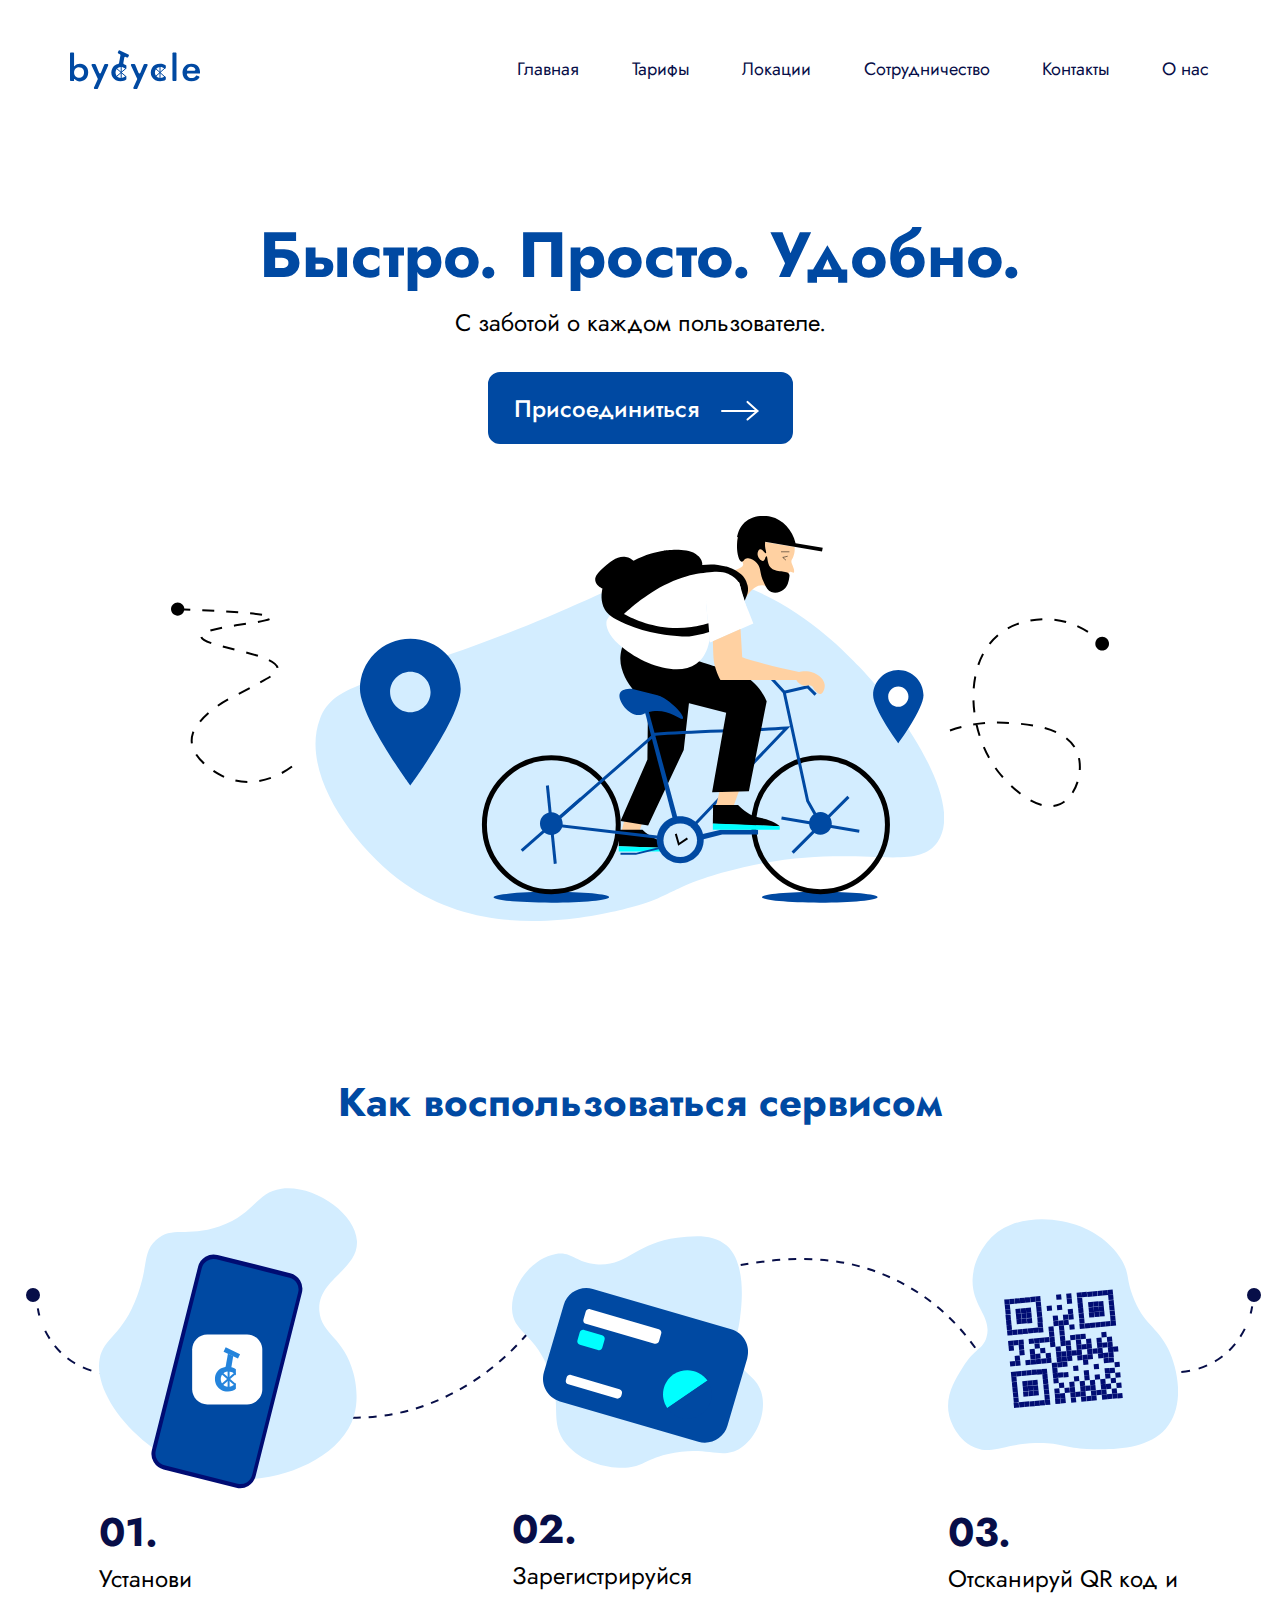
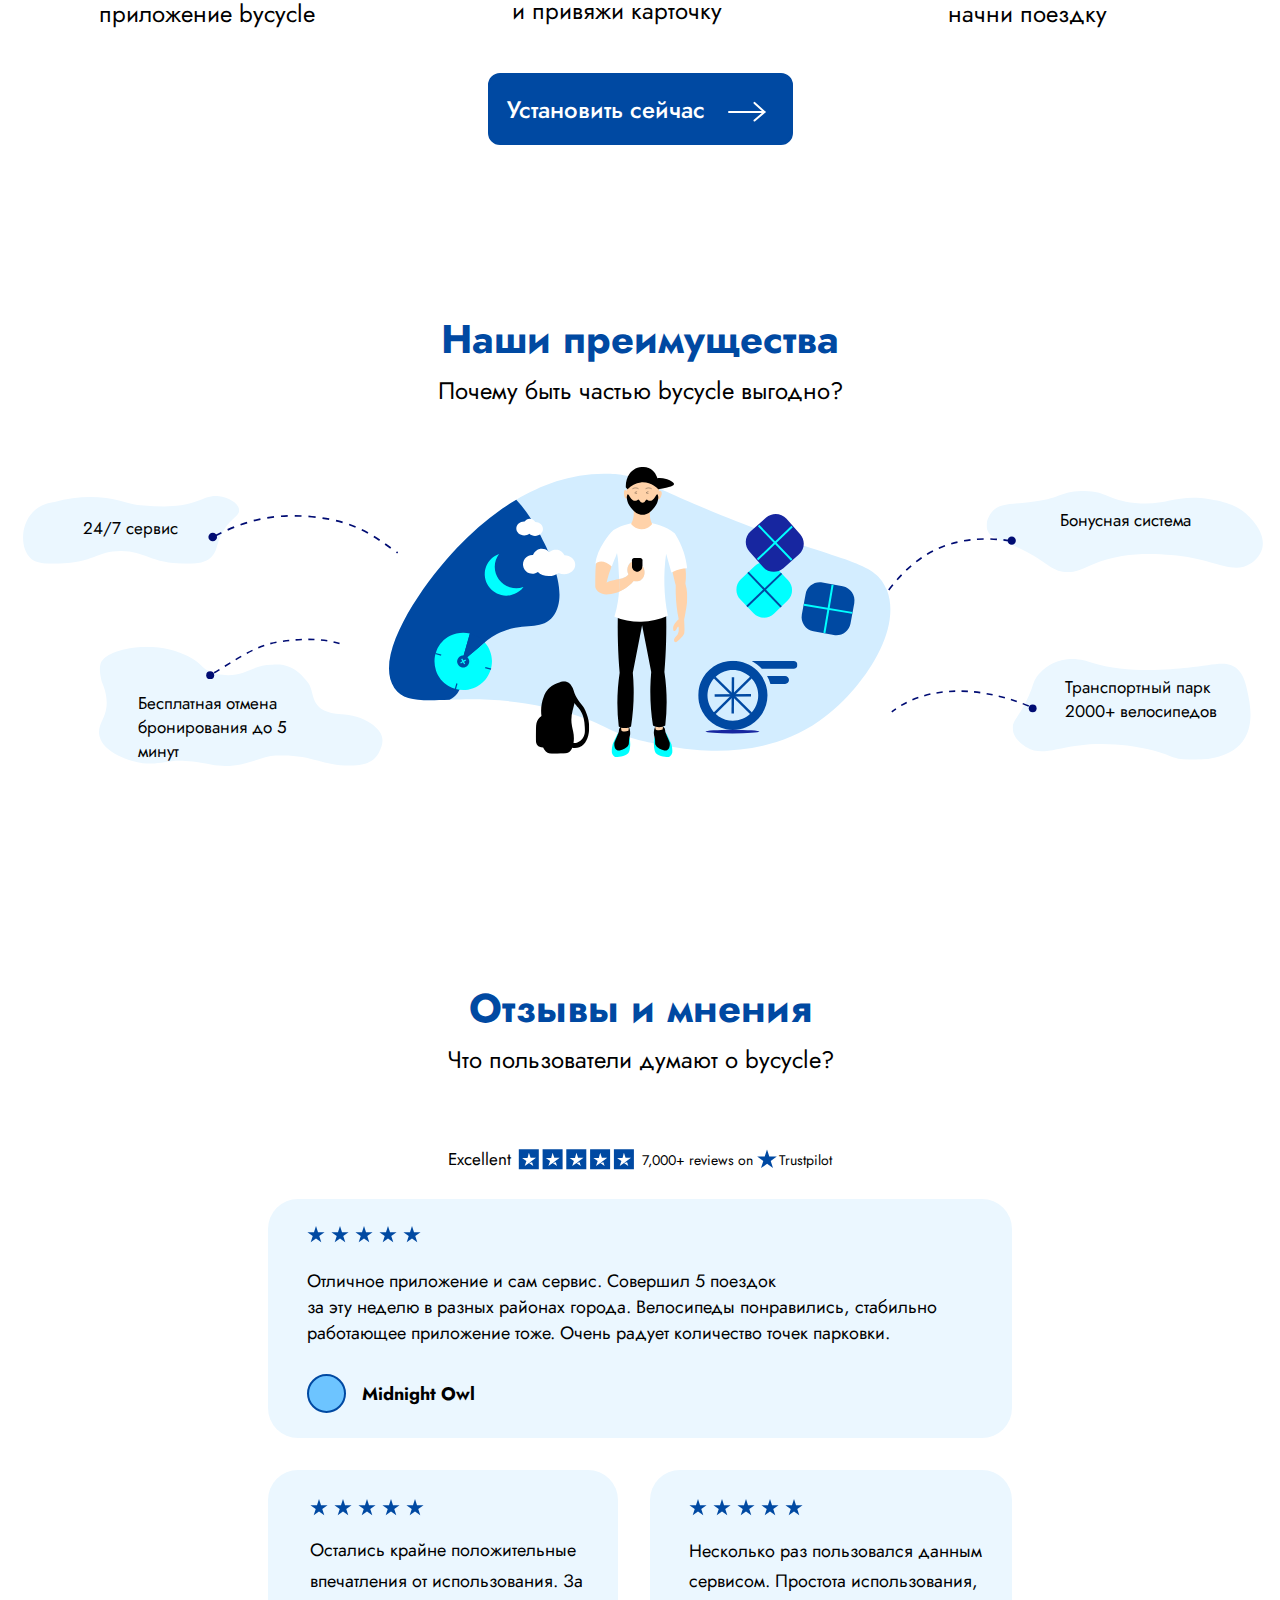
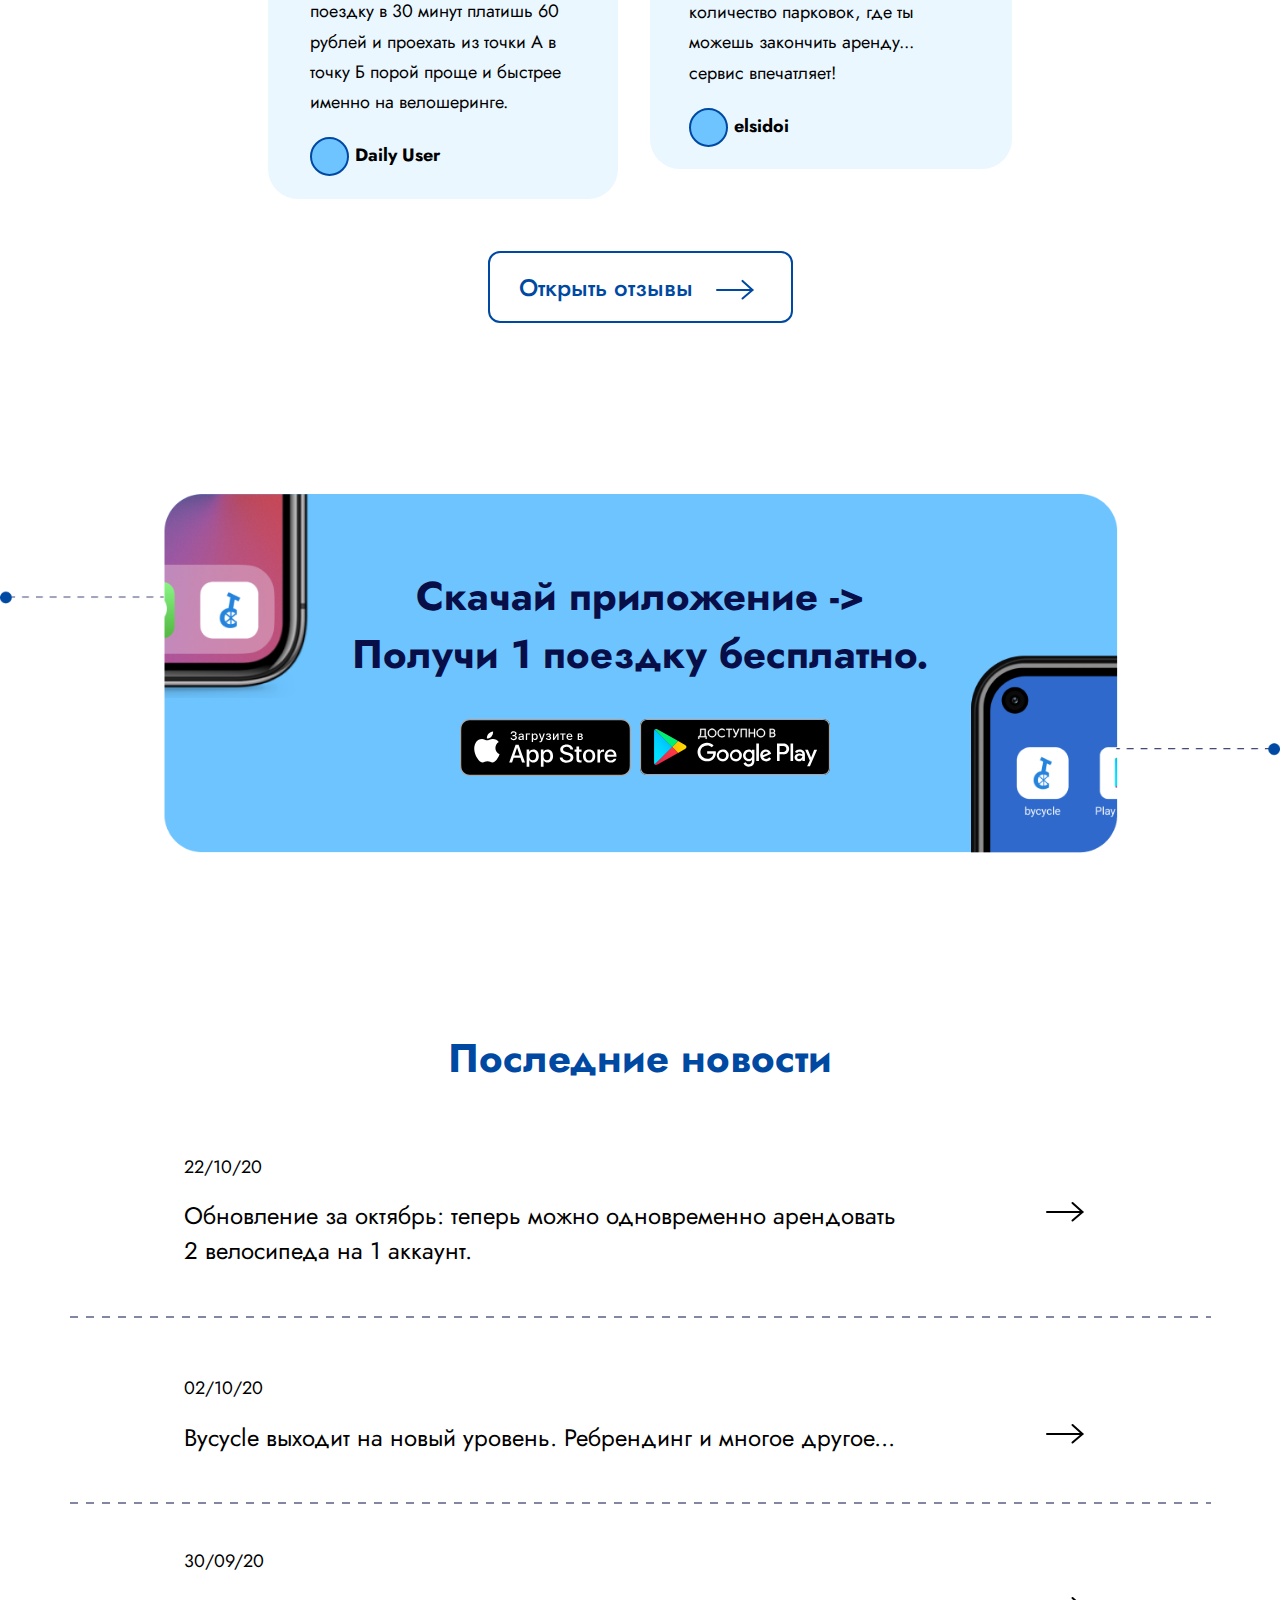
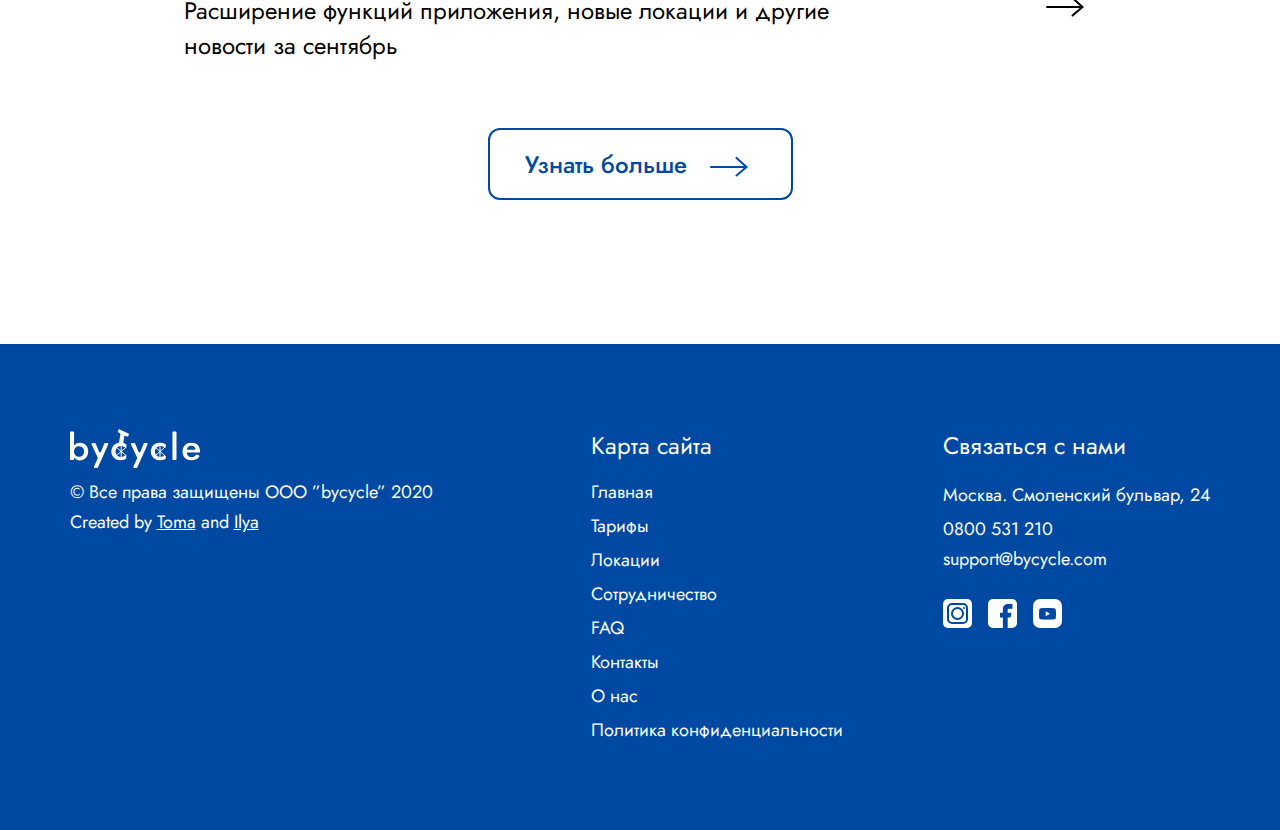
<file: index.html>
<!DOCTYPE html>
<html lang="ru">
<head>
    <meta charset="UTF-8">
    <meta name="viewport" content="width=device-width, initial-scale=1.0">
    <link rel="stylesheet" href="style.css">
    <title>Bycycle</title>
    <link rel="shortcut icon" href="img/icons/ico.png" type="image/png">

    <style>
        @import url('https://fonts.googleapis.com/css2?family=Jost:ital,wght@0,100;0,200;0,300;0,400;0,500;0,600;0,700;0,800;0,900;1,100;1,200;1,300;1,400;1,500;1,600;1,700;1,800;1,900&display=swap');
    </style>
    <script type="text/javascript" src="https://ajax.googleapis.com/ajax/libs/jquery/1.10.1/jquery.min.js"></script>
</head>
<body>
    <div class="wrapper">
        
        <div class="nav">
            <div class="nav-body">

                <a class="a-nav-logo" href="index.html"><img src="img/logo/logo.svg" alt="bycycle"></a>

                <nav class="nav-pc">
                    <a href="#header">Главная</a>
                    <a href="404.html">Тарифы</a>
                    <a href="404.html">Локации</a>
                    <a href="404.html">Сотрудничество</a>
                    <a href="404.html">Контакты</a>
                    <a href="404.html">О нас</a>
                </nav>

                <div class="mobile-menu">
                    <a class="a-nav-logo mob-nav-logo" href="index.html"><img src="img/logo/logo.svg" alt="bycycle"></a>
                    <input type="checkbox" id="checkbox" class="mobile-menu__checkbox">
                    <label for="checkbox" class="mobile-menu__btn"><div class="mobile-menu__icon"></div></label>
                    <div class="mobile-menu__container">
                    <nav class="nav-mob mobile-menu__list">
                        <a href="index.html" class="mobile-menu__item">Главная</a>
                        <a href="404.html" class="mobile-menu__item">Тарифы</a>
                        <a href="404.html" class="mobile-menu__item">Локации</a>
                        <a href="404.html" class="mobile-menu__item">Сотрудничество</a>
                        <a href="404.html" class="mobile-menu__item">Контакты</a>
                        <a href="404.html" class="mobile-menu__item">О нас</a>
                    </nav>
                    </div>
                </div>

            </div>
        </div>

        <header name = "header">
            <div class="header-body">

                <div class="header-body-text">
                    <div class="header-body-text-1" id="example">
                            Быстро.<br class="header-body-br"> Просто.<br class="header-body-br"> Удобно.
                    </div>

                    <div class="header-body-text-2">
                            С заботой о каждом<br class="header-body-br"> пользователе.
                    </div>
                </div>

                <div class="header-body-button" id="button-scroll">
                    <a href="#download"><div class="btn" data-type="diagonal_swipe_left"><div class="button-full"> Присоединиться <img src="img/other/arrow/arrow-1.svg" alt="arrow" class="w-arrow"><img src="img/other/arrow/arrow-3.svg" alt="arrow" class="s-arrow"></div></div></a>
                </div>

                <img src="img/other/header/header-img.svg" alt="Картинка" class="header-img">
                <img src="img/other/header/header-img-m.svg" alt="Картинка" class="header-img-m">

            </div>
        </header>

        <div class="instruction">
            <div class="instruction-body">
                <div class="instruction-zag">Как воспользоваться <br class="instruction-zag-br"> сервисом</div>
                
                <div class="instruction-pic">
                    <img src="img/other/instruction/line-1.svg" alt="" class="instruction-line-1 instruction-line">

                    <div class="instruction-pic-1">
                        <img src="img/other/instruction/instruction-1.svg" alt="" class="instruction-1-img">
                        <div class="instruction-num">01.</div>
                        <div class="instruction-txt"> Установи <br> приложение bycycle</div>
                    </div>

                    <img src="img/other/instruction/line-2.svg" alt="" class="instruction-line-2 instruction-line">
                    <img src="img/other/instruction/line-m-1.svg" alt="" class="instruction-line-m instruction-line-m-1">

                    <div class="instruction-pic-2">
                        <img src="img/other/instruction/instruction-2.svg" alt="" class="instruction-2-img">
                        <div class="instruction-num">02.</div>
                        <div class="instruction-txt"> Зарегистрируйся <br> 
                            и привяжи карточку</div>
                    </div>

                    <img src="img/other/instruction/line-3.svg" alt="" class="instruction-line-3 instruction-line">
                    <img src="img/other/instruction/line-m-2.svg" alt="" class="instruction-line-m instruction-line-m-2">

                    <div class="instruction-pic-3">
                        <img src="img/other/instruction/instruction-3.svg" alt="" class="instruction-3-img">
                        
                        <div class="instruction-num">03.</div>
                        <div class="instruction-txt"> Отсканируй QR код и <br class="instruction-txt-br-3"> начни поездку</div>
                        
                    </div>
                    <img src="img/other/instruction/line-4.svg" alt="" class="instruction-line-4 instruction-line">
                    <img src="img/other/instruction/line-m-3.svg" alt="" class="instruction-line-m instruction-line-m-3">
                </div>
                <div class="instruction-body-button" id="button-scroll-1">
                    <a href="#download"><div class="btn" data-type="diagonal_swipe_left"><div class="button-full"> Установить сейчас <img src="img/other/arrow/arrow-1.svg" alt="arrow" class="w-arrow"><img src="img/other/arrow/arrow-3.svg" alt="arrow" class="s-arrow"></div></div></a>
                </div>
            </div>
        </div>

        <div class="advantage">
            <div class="advantage-body">
                <div class="advantage-zag">Наши <br class="advantage-br">преимущества</div>
                <div class="advantage-zag-2">Почему быть частью bycycle <br class="advantage-br"> выгодно?</div>
                <div class="advantage-info">
                    <div class="advantage-pc">
                        <div class="advantage-pc-2-bl">
                            <img src="img/other/advantage/pc-1.svg" alt="" class="advantage-pc-1">
                            <div class="advantage-info-text-1">24/7 сервис</div>

                            <img src="img/other/advantage/pc-2.svg" alt="" class="advantage-pc-2">
                            <div class="advantage-info-text-2">Бонусная система</div>
                        </div>

                    <img src="img/other/advantage/hum.svg" alt="" class="advantage-hum-pc">
                    
                        <div class="advantage-pc-2-bl">
                            <img src="img/other/advantage/pc-3.svg" alt="" class="advantage-pc-3">
                            <div class="advantage-info-text-3">Бесплатная отмена <br> бронирования до 5 минут</div>
                            
                            <img src="img/other/advantage/pc-4.svg" alt="" class="advantage-pc-4">
                            <div class="advantage-info-text-4">Транспортный парк <br> 2000+ велосипедов</div>
                        </div>
                    </div>

                    <div class="advantage-mobile">
                        <img src="img/other/advantage/mob-1.svg" alt="" class="advantage-mobile-1">
                        <div class="advantage-mobile-info-text-1">Бонусная система</div>
                        
                        <img src="img/other/advantage/mob-2.svg" alt="" class="advantage-mobile-2">
                        <div class="advantage-mobile-info-text-2">24/7 сервис</div>
                        
                        <img src="img/other/advantage/mob-line.svg" alt="" class="advantage-mob-line">
                        <img src="img/other/advantage/hum.svg" alt="" class="advantage-hum-mobile">

                        <img src="img/other/advantage/mob-3.svg" alt="" class="advantage-mobile-3">
                        <div class="advantage-mobile-info-text-3">Бесплатная отмена <br> бронирования до 5 минут</div>
                        
                        <img src="img/other/advantage/mob-4.svg" alt="" class="advantage-mobile-4">
                        <div class="advantage-mobile-info-text-4">Транспортный парк <br> 2000+ велосипедов</div>
                        
                    </div>
                    
                </div>
            </div>
        </div>

        <div class="comment">
            <div class="comment-body">

                <div class="comment-zag">Отзывы и мнения</div>
                <div class="comment-zag-2">Что пользователи думают <br class="advantage-br"> о bycycle?</div>
                <div class="rating">
                    Excellent <img src="img/other/comment/stars.svg" alt="&#9733;&#9733;&#9733;&#9733;&#9733;" class="rating-stars"> 
                        <div class="rating-reviews"> 7,000+ reviews on </div>
                    <img src="img/other/comment/star.svg" alt="&#9733;" class="rating-star">
                        <div class="rating-reviews"> Trustpilot</div>
                </div>
                <div class="comment-comments">
                    <div class="comment-comments-1">
                        <img src="img/other/comment/5-stars-comments.svg" alt="&#9733;&#9733;&#9733;&#9733;&#9733;" class="comment-stars">
                        <div class="comment-text">
                            Отличное приложение и сам сервис. Совершил 5 поездок <br class="comment-br">
                            за эту неделю в разных районах города. Велосипеды понравились, стабильно <br class="comment-br"> работающее приложение тоже. Очень радует количество точек парковки.
                        </div>
                        <div class="comment-person">
                            <div class="comment-person-photo"></div>
                            <div class="comment-person-info">Midnight Owl</div>
                        </div>
                    </div>
                    <div class="comments-group">
                        <div class="comment-comments-2">
                            <img src="img/other/comment/5-stars-comments.svg" alt="&#9733;&#9733;&#9733;&#9733;&#9733;" class="comment-stars">
                            <div class="comment-text">
                                Остались крайне положительные <br class="comment-br"> впечатления от использования. За <br class="comment-br"> поездку в 30 минут платишь 60 <br class="comment-br"> рублей и проехать из точки 
                                А в <br class="comment-br"> точку Б порой проще и быстрее <br class="comment-br"> именно на велошеринге.
                            </div>
                            <div class="comment-person-1">
                                <div class="comment-person-photo"></div>
                                <div class="comment-person-info">Daily User</div>
                            </div>
                        </div>
                        <div class="comment-comments-3">
                            <img src="img/other/comment/5-stars-comments.svg" alt="&#9733;&#9733;&#9733;&#9733;&#9733;" class="comment-stars">
                            <div class="comment-text">
                                Несколько раз пользовался данным <br class="comment-br"> сервисом. Простота использования, <br class="comment-br"> количество парковок, где ты <br class="comment-br"> можешь закончить аренду... <br class="comment-br"> сервис впечатляет!
                            </div>
                            <div class="comment-person-2">
                                <div class="comment-person-photo"></div>
                                <div class="comment-person-info">elsidoi</div>
                            </div>
                        </div>
                    </div>
                    
                </div>
                <div class="comment-button" >
                    <a href="404.html"><div class="btn-white" data-type="diagonal_swipe_left-white"><div class="button-full"> Открыть отзывы <img src="img/other/arrow/arrow-1.svg" alt="arrow" class="w-1-arrow"><img src="img/other/arrow/arrow-3.svg" alt="arrow" class="s-1-arrow"></div></div></a>
                </div>

            </div>
        </div>

        <div class="promotion" >
            <div class="promotion-body">
                <div class="prom-yak" id="download"></div>
                <img src="img/other/promotion/promotion-bg.png" alt="" class="promotion-bg">
                <img src="img/other/promotion/promotion-bg-n-l.png" alt="" class="promotion-bg-n-l">
                <img src="img/other/promotion/promotion-bg-m.png" alt="" class="promotion-bg-m">
                <div class="promotion-text">Скачай <br class="promotion-br"> приложение -> <br>
                    Получи 1 поездку <br class="promotion-br"> бесплатно.</div>
                <div class="promotion-download-ic">
                    <a href="404.html"><img src="img/other/promotion/app-store.svg" alt="app-store" class="promotion-download-ic-app-store"></a>
                    <a href="404.html"><img src="img/other/promotion/google-play.svg" alt="google-play" class="promotion-download-ic-google-play"></a>
                </div>
                
            </div>
        </div>

        <div class="news">
            <div class="news-body">
                <div class="nws-body-zag">Последние новости</div>

                <div class="news-body-news news-body-news-1">
                    <div class="news-body-news-date">22/10/20</div>

                    <div class="news-body-news-body">

                        <div class="news-body-news-news">
                            Обновление за октябрь: теперь можно одновременно арендовать 
                            2 велосипеда на 1 аккаунт.
                        </div>

                        <div class="news-body-news-arrow"><a href="404.html"><img src="img/other/arrow/arrow-2.svg" alt="arrow"></a></div>

                    </div>

                </div>

                <div class="news-line"><img src="img/other/news/news-line.svg" alt="line" class="news-line-line"></div>
                <div class="mob-news-line"><img src="img/other/news/mob-news-line.svg" alt="line" class="mob-news-line-line"></div>

                <div class="news-body-news news-body-news-2">
                    <div class="news-body-news-date">02/10/20</div>

                    <div class="news-body-news-body">

                        <div class="news-body-news-news">
                            Bycycle выходит на новый уровень. Ребрендинг и многое другое...
                        </div>

                        <div class="news-body-news-arrow"><a href="404.html"><img src="img/other/arrow/arrow-2.svg" alt="arrow"></a></div>

                    </div>

                </div>

                <div class="news-line"><img src="img/other/news/news-line.svg" alt="line" class="news-line-line"></div>
                <div class="mob-news-line"><img src="img/other/news/mob-news-line.svg" alt="line" class="mob-news-line-line"></div>

                <div class="news-body-news news-body-news-3">
                    <div class="news-body-news-date">30/09/20</div>

                    <div class="news-body-news-body">

                        <div class="news-body-news-news">
                            Расширение функций приложения, новые локации и другие новости за сентябрь
                        </div>

                        <div class="news-body-news-arrow"><a href="404.html"><img src="img/other/arrow/arrow-2.svg" alt="arrow"></a></div>

                    </div>

                </div>

                <div class="news-button">
                    <a href="404.html"><div class="btn-white" data-type="diagonal_swipe_left-white"><div class="button-full"> Узнать больше <img src="img/other/arrow/arrow-1.svg" alt="arrow" class="w-1-arrow"><img src="img/other/arrow/arrow-3.svg" alt="arrow" class="s-1-arrow"></div></div></a>
                </div>

            </div>
        </div>

        <footer>
            <div class="footer-body">

                <div class="footer-1 pc-footer-1">
                    <a href="index.html"><img src="img/logo/w-logo.svg" alt="bycycle"></a><br>
                    <div class="footr-1-txt">© Все права защищены ООО ”bycycle” 2020</div>
                    <div class="footr-2-txt">Created by <a href="https://t.me/brickstick" target="_blank">Toma</a> and <a href="https://t.me/ilyu134" target="_blank">Ilya</a></div>
                </div>

                <div class="footer-mob-adap">
                    <div class="footer-2">
                        <a href="404.html"><div class="footer-2-zag">Карта сайта</div></a>
                        <div class="footer-2-text">
                            <a href="#header">Главная</a> 
                            <a href="404.html">Тарифы</a> 
                            <a href="404.html">Локации</a> 
                            <a href="404.html">Сотрудничество</a>
                            <a href="404.html">FAQ</a> 
                            <a href="404.html">Контакты</a> 
                            <a href="404.html">О нас</a> 
                            <a href="404.html">Политика конфиденциальности</a>
                        </div>
                    </div>

                    <div class="footer-3">
                        <a href="404.html"><div class="footer-3-zag">Связаться с нами</div></a>
                        <div class="footer-3-text">
                            <div class="footer-3-text-text">
                                <div class="footer-3-adr"> Москва. Смоленский бульвар, 24</a></div>
                                <a href="tel:+0800 531 210">0800 531 210</a>
                                <a href="mailto:support@bycycle.com">support@bycycle.com</a>
                            </div>
                            <div class="footer-icons">
                                <a href="404.html"><img src="img/icons/insta.svg" alt="Instagram"></a>
                                <a href="404.html"><img src="img/icons/fb.svg" alt="Facebook"></a>
                                <a href="404.html"><img src="img/icons/yt.svg" alt="YouTube"></a>
                            </div>
                        </div>
                    </div>
                </div>


                <div class="footer-1 mob-footer-1">
                    <a href="index.html"><img src="img/logo/w-logo.svg" alt="bycycle"></a><br>
                    <div class="footr-1-txt">© Все права защищены ООО ”bycycle” 2020</div>
                    <div class="footr-2-txt">Created by <a href="https://t.me/brickstick" target="_blank">Toma</a> and <a href="https://t.me/ilyu134" target="_blank">Ilya</a></div>
                </div>

            </div>
        </footer>

        <script type="text/javascript">
            $(document).ready(function(){
            $("#button-scroll,#button-scroll-1").on("click","a", function (event) {
            event.preventDefault();
            var id = $(this).attr('href'),
            top = $(id).offset().top;
            $('body,html').animate({scrollTop: top}, 1500);
            });
          });
          </script>

    </div>
</body>
</html>
</file>
<file: style.css>
*,
*:before,
*:after{
    padding: 0;
    margin: 0;
    border: 0;
    box-sizing: border-box;
    -webkit-box-sizing: border-box;
    -webkit-transition: 0.5s ease-in-out;
    transition: 0.5s ease-in-out;
}

/*--------------- btn-blue -----------*/
.btn {
    display: block;
    width: 305px;
    height: 72px;
    border: 2px solid #0049A2;
    overflow: hidden;
    color: rgb(255, 255, 255);
    line-height: 70px;
    float: left;
    z-index: 1;
    font-size: 1.2em;
    position: relative;
    -webkit-transition: 0s ease-out;
    transition: 0s ease-out;
    background-color: #0049A2;
    border-radius: 12px;
    text-decoration: none;
    font-family: 'Jost', sans-serif;
    font-size: 24px;
    font-weight: 500;
}
[data-type=diagonal_swipe_left]:before {
    content: "";
    position: absolute;
    top: -100%;
    left: -28%;
    display: block;
    width: 120%;
    height: 150%;
    -webkit-transform: translateX(-100%);
    transform: translateX(-100%);
    border-right: 50px solid transparent;
    border-bottom: 180px solid rgb(255, 255, 255);
    color: rgb(255, 255, 255);
    border-radius: 0% 0% 0% 0%;
}
[data-type=diagonal_swipe_left]:hover:before {
    -webkit-transform: translateX(0%);
    transform: translateX(20%);
    color: #0049A2;
}
[data-type]:before {
      -webkit-transition: 0.5s;
      transition: 0.5s;
      z-index: -1;
    }
[data-type]:hover {
      --webkit-box-shadow: 0 5px 20px rgba(0, 0, 0, 0.5);
      -box-shadow: 0 5px 20px #0049A2;
      cursor: pointer;
      -webkit-transition-delay: 0.0s;
      transition-delay: 0.0s;
      color: #0049A2;
      z-index: 8;
}
[data-type]:hover .w-arrow{
      display: none;
      -webkit-transition: 0.5s ease-out;
      transition: 0.5s ease-out;
}
[data-type]:hover .s-arrow{
      display: block;
      -webkit-transition: 0.5s ease-out;
      transition: 0.5s ease-out;
}
.s-arrow{
      display: none;
      margin-top: 1.8%;
      margin-left: 5%;
}
.w-arrow{
    margin-top: 1.8%;
    margin-left: 5%;
}
/*--------------- btn-white -----------*/
.btn-white {
    display: block;
    width: 305px;
    height: 72px;
    border: 2px solid #0049A2;
    overflow: hidden;
    color: #0049A2;
    line-height: 70px;
    float: left;
    z-index: 1;
    font-size: 1.2em;
    position: relative;
    -webkit-transition: 0s ease-out;
    transition: 0s ease-out;
    background-color: #ffffff;
    border-radius: 12px;
    text-decoration: none;
    font-family: 'Jost', sans-serif;
    font-size: 24px;
    font-weight: 500;
}
[data-type=diagonal_swipe_left-white]:before {
    content: "";
    position: absolute;
    top: -100%;
    left: -28%;
    display: block;
    width: 120%;
    height: 150%;
    -webkit-transform: translateX(-100%);
    transform: translateX(-100%);
    border-right: 50px solid transparent;
    border-bottom: 180px solid #0049A2;
    color: #0049A2;
    border-radius: 0% 0% 0% 0%;
}
[data-type=diagonal_swipe_left-white]:hover:before {
    -webkit-transform: translateX(0%);
    transform: translateX(20%);
    color: #0049A2;
}
[data-type=diagonal_swipe_left-white]:before {
      -webkit-transition: 0.5s;
      transition: 0.5s;
      z-index: -1;
    }
[data-type=diagonal_swipe_left-white]:hover {
      --webkit-box-shadow: 0 5px 20px rgba(0, 0, 0, 0.5);
      -box-shadow: 0 5px 20px rgba(0, 0, 0, 0.5);
      cursor: pointer;
      -webkit-transition-delay: 0.0s;
      transition-delay: 0.0s;
      color: #ffffff;
      z-index: 8;
}
[data-type=diagonal_swipe_left-white]:hover .s-1-arrow{
      display: none;
      -webkit-transition: 1s ease-in-out;
      transition: 1s ease-in-out;
}
[data-type=diagonal_swipe_left-white]:hover .w-1-arrow{
      display: block;
      -webkit-transition: 1s ease-in-out;
      transition: 1s ease-in-out;
}
.w-1-arrow{
    display: none;
    margin-top: 1.8%;
    margin-left: 5%;
}
.s-1-arrow{
      display: block;
      margin-top: 1.8%;
      margin-left: 5%;
}
/*--------------- btn -----------*/
.button-full{
    display: flex;
    flex-direction: row;
    justify-content: center;
}
/*--------------- other -----------*/
a{
    color: white;
    text-decoration: none;
}
.a-nav-logo{
    color: #0049A2;
    text-decoration: none;
    font-family: 'Jost', sans-serif;
    font-size: 30px;
    font-weight: 600;
}
/*--------------- main -----------*/
body{
    display: flex;
    flex-direction: column;
}
.wrapper{
    display: flex;
    justify-content: center;
    flex-direction: column;
}

.nav{
    margin-top: 50px;
    display: flex;
    justify-content: center;
}
.nav-body {
    display: flex;
    justify-content: space-between;
    width: 1141px;
    height: 39px;
    margin: 0px 3%;
}
.nav-pc{
    margin: auto 0.1%;
}
.nav-pc a {
    text-decoration: none;
    color: #070E48;
    font-family: 'Jost', sans-serif;
    font-size: 18px;
    font-weight: 400;
    margin-top: 50%;
    line-height: 26.01px;
}
.nav-pc a:not(:first-child) {
    margin-left: 48.4px;
}
.nav-pc a:hover{
    color: #0049A2;
    -webkit-transition: 0.2s ease-in-out;
    transition: 0.2s ease-in-out;
    box-shadow: #6DC4FF;
}
/*--------------- mobile-menu -----------*/
.mobile-menu {
    position: fixed;
    justify-content: space-between;
    background-color: #ffffff;
    left: 0;
    right: 0;
    top: 0;
    height: 100px;
    z-index: 9999999;
    display: none;
}

.mobile-menu__btn {
    position: relative;
    display: flex;
    align-items: center;
    justify-content: center;
    width: 35px;
    height: 30px;
    cursor: pointer;
    transition: .4s;
    margin: 10% 10% 0% 0%;
}
.mobile-menu__icon {
    display: block;
    position: relative;
    background: #0049A2;
    width: 90%;
    height: 4px;
    transition: .4s;
}
.mobile-menu__icon::after, .mobile-menu__icon::before {
    content: "";
    display: block;
    position: absolute;
    background: #0049A2;
    width: 100%;
    height: 4px;
    transition: .4s;

}
.mobile-menu__icon::after {
    top: 8px;
}
.mobile-menu__icon::before {
    top: -8px;
}
.mobile-menu__container {
    position: fixed;
    text-align: center;
    display: flex;
    align-items: center;
    justify-content: center;
    top: 90px;
    left: 0;
    right: 0;
    z-index: 999;
    height: 0;
    opacity: 1;
    transition: .5s;
    overflow: hidden;
    background-color: #ffffff;
}
.mobile-menu__list {
    transition: .5s;
    list-style: none;
    padding-left: 0;
}
.mobile-menu__item {
    font-size: 26px;
    text-decoration: none;
    color: #070E48;
    font-family: 'Jost', sans-serif;
    font-weight: 400;
    margin-top: 30%;
    line-height: 26.01px;
}
.mobile-menu__link {
    text-decoration: none;
    color: #fff;
}
.mobile-menu__checkbox {
    display: none;
}
.mobile-menu__checkbox:checked ~ .mobile-menu__nav {
    opacity: 1;
}
.mobile-menu__checkbox:checked ~ .mobile-menu__container {
    height: 100%;
}
.mobile-menu__checkbox:checked ~ .mobile-menu__btn .mobile-menu__icon {
    background: transparent;
}
.mobile-menu__checkbox:checked ~ .mobile-menu__btn .mobile-menu__icon::before, .mobile-menu__checkbox:checked ~ .mobile-menu__btn .mobile-menu__icon::after {
    top: 0;
}
.mobile-menu__checkbox:checked ~ .mobile-menu__btn .mobile-menu__icon::after {
    transform: rotate(-45deg);
    -webkit-transform: rotate(-45deg);
}
.mobile-menu__checkbox:checked ~ .mobile-menu__btn .mobile-menu__icon::before {
    transform: rotate(45deg);
    -webkit-transform: rotate(45deg);
}
.nav-mob{
    display: flex;
    justify-content: center;
    flex-direction: column;
    margin-top: -50%;
}
.mob-nav-logo{
    margin: 10% 0% 0% 10%;
}
/*--------------- main -----------*/
header{
    margin-top: 120px;
    display: flex;
    justify-content: center;
}
.header-body{
    display: flex;
    justify-content: center;
    flex-direction: column;
    text-align: center;
}
.header-body-text-1{
    text-decoration: none;
    color: #0049A2;
    font-family: 'Jost', sans-serif;
    font-size: 64px;
    font-weight: 700;
}
.header-body-text-2{
    text-decoration: none;
    color: #000000;
    font-family: 'Jost', sans-serif;
    font-size: 24px;
    font-weight: 400;
    margin-top: 4px;
}
.header-body-br{
    display: none;
}
.header-body-button button{
    background-color: #0049A2;
    color: #FFFFFF;
    text-decoration: none;
    font-family: 'Jost', sans-serif;
    font-size: 24px;
    font-weight: 500;
    width: 305px;
    height: 72px;
    border-radius: 12px;
}
.header-body-button{
    margin-top: 32px;
    display: flex;
    justify-content: center;
}
.header-img{
    margin-top: 72px;
}
.header-img-m{
    display: none;
}
/*--------------- instruction -----------*/
.instruction{
    margin-top: 140px;
    display: flex;
    justify-content: center;
}
.instruction-body{
    width: 1299px;
    height: 696px;
    display: flex;
    flex-direction: column;
    justify-content: space-around;
}
.instruction-zag{
    text-decoration: none;
    color: #0049A2;
    font-family: 'Jost', sans-serif;
    font-size: 40px;
    font-weight: 700;
    text-align: center;
}
.instruction-zag-br{
    display: none;
}
.instruction-txt{
    text-decoration: none;
    color: #000000;
    font-family: 'Jost', sans-serif;
    font-size: 24px;
    font-weight: 400;
}
.instruction-num{
    text-decoration: none;
    color: #070E48;
    font-family: 'Jost', sans-serif;
    font-size: 40px;
    font-weight: 700;
}
.instruction-1-img{
    margin: -19% 0% 4% 0%;
}
.instruction-2-img{
    margin: -9% 0% 13% 0%;
}
.instruction-3-img{
    margin: 0% 0% 23% 0%;
}
.instruction-body-button{
    display: flex;
    justify-content: center;
}
.instruction-pic{
    display: flex;
    margin-top: 5%;
    justify-content: space-between;
    position: relative;
}
.instruction-pic-1{
    display: flex;
    justify-content: center;
    flex-direction: column;
    margin-left: 6%;
}
.instruction-pic-2{
    display: flex;
    justify-content: center;
    flex-direction: column;
    margin: 2% 2.5% 0.5% 0%;
}
.instruction-pic-3{
    display: flex;
    justify-content: center;
    flex-direction: column;
    margin: 0% 6.2% 1.5% 0%;
}
.instruction-line-1{
    position: absolute;
    top: 16%;
}
.instruction-line-2{
    position: absolute;
    top: 17.8%;
    right: 57.3%;
}
.instruction-line-3{
    position: absolute;
    top: 3.3%;
    right: 21.3%;
}
.instruction-line-4{
    position: absolute;
    top: 16%;
    right: 0%;
}
.instruction-line-m{
    display: none;
}
/*--------------- advantage -----------*/
.advantage{
    margin-top: 140px;
    display: flex;
    justify-content: center;
}
.advantage-body{
    width: 1425.94px;
    height: 644px;
}
.advantage-zag{
    text-decoration: none;
    color: #0049A2;
    font-family: 'Jost', sans-serif;
    font-size: 40px;
    font-weight: 700;
    text-align: center;
}
.advantage-zag-2{
    text-decoration: none;
    color: #000000;
    font-family: 'Jost', sans-serif;
    font-size: 24px;
    font-weight: 400;
    margin-top: 5px;
    text-align: center;
}
.advantage-br{
    display: none;
}
.advantage-info{
    text-decoration: none;
    color: #000000;
    font-family: 'Jost', sans-serif;
    font-size: 24px;
    font-weight: 400;
    position: relative;
}
.advantage-pc{
    display: flex;
    flex-direction: row;
    justify-content: center;
}
.advantage-pc-2-bl{
    display: flex;
    flex-direction: column;
}
.advantage-hum-pc{
    margin-top: 4.7%;
}
.advantage-pc-1{
    position: absolute;
    top: 25.2%;
    right: 69.2%;
}
.advantage-info-text-1{
    position: absolute;
    top: 28.7%;
    right: 86.8%;
}
.advantage-pc-2{
    position: absolute;
    top: 65.8%;
    right: 73.1%;
}
.advantage-info-text-2{
    position: absolute;
    top: 28.8%;
    right: 6.1%;
    z-index: 2;
}
.advantage-info-text-3{
    position: absolute;
    top: 76.8%;
    right: 77.7%;
}
.advantage-pc-3{
    position: absolute;
    top: 23.9%;
    right: -0.3%;
}
.advantage-info-text-4{
    position: absolute;
    top: 76.4%;
    right: 4.0%;
}
.advantage-pc-4{
    position: absolute;
    top: 71.8%;
    right: -0.3%;
}
.advantage-mobile{
    display: none;
}
/*--------------- comment -----------*/
.comment{
    margin-top: 140px;
    display: flex;
    justify-content: center;
}
.comment-body{
    width: 744px;
    height: 939px;
    text-align: center;
}
.comment-zag{
    text-decoration: none;
    color: #0049A2;
    font-family: 'Jost', sans-serif;
    font-size: 40px;
    font-weight: 700;
    text-align: center;
}
.comment-zag-2{
    text-decoration: none;
    color: #000000;
    font-family: 'Jost', sans-serif;
    font-size: 24px;
    font-weight: 400;
    margin-top: 5px;
    text-align: center;
}
.rating{
    text-decoration: none;
    color: #000000;
    font-family: 'Jost', sans-serif;
    font-size: 17px;
    font-weight: 400;
    margin-top: 9.3%;
    text-align: center;
    display: flex;
    justify-content: center;
}
.rating-stars{
    margin: 0 1%;
    color: #0049A2;
}
.rating-star{
    margin: 0 0.3% 0 0.6%;
}
.rating-reviews{
    text-decoration: none;
    color: #000000;
    font-family: 'Jost', sans-serif;
    font-size: 14px;
    font-weight: 400;
    text-align: center;
    display: flex;
    justify-content: center;
    margin-top: 0.5%;
}
.comments-group{
    display: flex;
    flex-direction: row;
}
.comment-comments{
    display: flex;
    flex-direction: column;
}
.comment-comments-1{
    text-align: left;
    background-color: #EBF7FF;
    margin-top: 3.8%;
    border-radius: 30px;
    padding: 3.7% 0% 0% 5.3%;
    min-height: 239px;
}
.comment-comments-2{
    text-align: left;
    background-color: #EBF7FF;
    border-radius: 30px;
    padding: 3.7% 4.6% 0% 5.7%;
    min-height: 329px;
    margin-top: 4.3%;
    line-height: 1.9em;
}
.comment-comments-3{
    text-align: left;
    background-color: #EBF7FF;
    border-radius: 30px;
    padding: 3.7% 4% 0% 5.3%;
    max-height: 299px;
    margin: 4.3% 0% 0% 4.3%;
    line-height: 1.9em;
}
.comment-text{
    margin-top: 2.8%;
}
.comment-person{
    display: flex;
    flex-direction: row;
    margin-top: 4%;
}
.comment-person-1, .comment-person-2{
    display: flex;
    flex-direction: row;
    margin-top: 7%;
}
.comment-person-photo{
    width: 39px;
    height: 39px;
    background-color: #6DC4FF;
    border-radius: 50%;
    border-color: #0049A2;
    border-width: 2px;
    border-style: solid;
}
.comment-person-info{
    margin: 1% 0% 0% 2.2%;
    color: #000000;
    font-family: 'Jost', sans-serif;
    font-size: 18px;
    font-weight: 700;
}
.comment-text{
    color: #000000;
    text-decoration: none;
    font-family: 'Jost', sans-serif;
    font-size: 18px;
    font-weight: 400;
}
.comment-stars{
    color: #0049A2;
}
.comment-button{
    margin-top: 7%;
    display: flex;
    justify-content: center;
}
/*--------------- promotion -----------*/
.promotion-br{
    display: none;
}
.promotion{
    margin-top: 140px;
    display: flex;
    justify-content: center;
    position: relative;
}
.promotion-body{
    width: 1533px;
    height: 430.25px;
    background-position: center;
    background-repeat: no-repeat; 
    display: flex;
    justify-content: center;
    flex-direction: column;
    text-align: center;
}
.promotion-bg{
    position: absolute;
    z-index: 1;
    width: auto;
}
.promotion-bg-n-l{
    display: none;
    position: absolute;
    z-index: 1;
    width: 100%;
}
.promotion-bg-m{
    display: none;
    position: absolute;
    z-index: 1;
    width: auto;
}
.promotion-text{
    color: #070E48;
    text-decoration: none;
    font-family: 'Jost', sans-serif;
    font-size: 40px;
    font-weight: 700;
    z-index: 2;
}
.promotion-download-ic{
    display: flex;
    justify-content: center;
    margin-top: 2.8%;
    z-index: 2;
}
.promotion-download-ic-google-play{
    margin-left: 5%;
}
.prom-yak{
    display: flex;
    width: 100px;
    height: 100px;
    position: absolute;
    top: -62%;
}
/*--------------- news -----------*/
.news{
    margin-top: 140.75px;
    display: flex;
    justify-content: center;
}
.news-body{
    width: 1141px;
    height: 775px;
}
.news-body-news-body{
    display: flex;
    flex-direction: row;
}
.nws-body-zag{
    text-decoration: none;
    color: #0049A2;
    font-family: 'Jost', sans-serif;
    font-size: 40px;
    font-weight: 700;
    text-align: center;
}
.news-body-news-1{
    margin: 5.83% 0% 0% 10%;
}
.news-body-news-2{
    margin: 4.7% 0% 0% 10%;
}
.news-body-news-3{
    margin: 3.5% 0% 0% 10%;
}
.news-body-news-date{
    text-decoration: none;
    color: #000000;
    font-family: 'Jost', sans-serif;
    font-size: 18px;
    font-weight: 400;
}
.news-body-news-news{
    text-decoration: none;
    color: #000000;
    font-family: 'Jost', sans-serif;
    font-size: 24px;
    font-weight: 400;
    margin: 1.8% 0% 0% 0%;
    max-width: 714px;
    min-width: 714px;
}
.news-body-news-arrow{
    margin: 1.8% 0 0 13.8%;
}
.news-line{
    margin-top: 3.1%;
}
.news-line-line{
    width: 100%;
}
.mob-news-line{
    display: none;
}
.news-button{
    margin: 5.7% 0 0 0;
    display: flex;
    justify-content: center;
}
/*--------------- footer -----------*/
footer{
    height: 486px;
    background-color: #0049A2;
    color: white;
    display: flex;
    justify-content: center;
    margin-top: 140px;
}
.footer-body{
    width: 1141px;
    height: 316px;
    margin-top: 85px;
    display: flex;
    flex-direction: row;
}
.footer-1{
    color: #FFFFFF;
    text-decoration: none;
    font-family: 'Jost', sans-serif;
    font-size: 18px;
    font-weight: 400;
    line-height: 30px;
}
.footer-2{
    margin-left: 158px;
    color: #FFFFFF;
    text-decoration: none;
    font-family: 'Jost', sans-serif;
    font-size: 18px;
    font-weight: 400;
}
.footer-2-zag{
    color: #FFFFFF;
    text-decoration: none;
    font-family: 'Jost', sans-serif;
    font-size: 24px;
    font-weight: 400;
    line-height: 34.68px;
}
.footer-2-text a{
    text-decoration: none;
    color: #FFFFFF;
    text-decoration: none;
    font-family: 'Jost', sans-serif;
    font-size: 18px;
    font-weight: 400;
    line-height: 30px;
    margin-bottom: 4px;
}
.footer-2-text{
    margin-top: 13px;
    display: flex;
    flex-direction: column;
}
.footer-3{
    margin-left: 100px;
    color: #FFFFFF;
    text-decoration: none;
    font-family: 'Jost', sans-serif;
    font-size: 18px;
    font-weight: 400;
}
.footer-3-zag{
    color: #FFFFFF;
    text-decoration: none;
    font-family: 'Jost', sans-serif;
    font-size: 24px;
    font-weight: 400;
    line-height: 34.68px;
}
.footer-3-text a{
    text-decoration: none;
    color: #FFFFFF;
    text-decoration: none;
    font-family: 'Jost', sans-serif;
    font-size: 18px;
    font-weight: 400;
    line-height: 30px;
    display: flex;
    flex-direction: column;
}
.footer-3-text{
    margin-top: 18px;
}
.footer-3-adr{
    margin-bottom: 6px;
}
.footer-icons{
    margin-top: 25px;
    display: flex;
    flex-direction: row;
}
.footer-icons a:not(:last-child){
    margin-right: 16px;
}
.footr-2-txt a{
    text-decoration: underline;
}
.mob-footer-1{
    display: none;
}
.footer-mob-adap{
    display: flex;
    flex-direction: row;
}
.footer-icons-1{
    display: none;
}
/*--------------- 404 page -----------*/
.ops-text{
    text-decoration: none;
    color: #0049A2;
    font-family: 'Jost', sans-serif;
    font-size: 1500%;
    font-weight: 700;
    display: flex;
    justify-content: center;
}
.ops-button{
    display: flex;
    justify-content: center;
    -margin-top: 8%;
}
.ops-button button{
    background-color: #ffffff;
    color: #0049A2;
    text-decoration: none;
    font-family: 'Jost', sans-serif;
    font-size: 24px;
    font-weight: 500;
    width: 305px;
    height: 72px;
    border-radius: 12px;
    border-color: #0049A2;
    border: 2px solid;
}
.wrapper-404{
    display: flex;
    justify-content: center;
    flex-direction: column;
    width: 100%;
    height: 100%;
}
.header-404{
    display: flex;
    justify-content: center;
}
.header-404-body{
    display: flex;
    height: fit-content;
    width: fit-content;
    flex-direction: column;
    position: absolute;
    top: 50%;
    margin-top: -270px;
}
.footer-404{
    position: fixed;
    bottom: 0;
    left: 0;
    right: 0;
    background-color: #0049A2;
    color: white;
    display: flex;
    justify-content: center;
    padding: 2% 0% 2% 0%;
}
.footer-404-body{
    margin-top: auto;
    text-align: center;
}
.footr-404-body-text{
    color: #ffffff;
    text-decoration: none;
    font-family: 'Jost', sans-serif;
    font-size: 15px;
    font-weight: 300;
}

/*--------------- Adaptive -----------*/
@media (max-height: 600px){
    .header-404-body{
        position: relative;
        margin-top: 0%;
    }
    .footer-404{
        position: relative;
    }
    .ops-button{
        margin-bottom: 15%;
    }
}
/*--------------- 1555px -----------*/
@media (max-width: 1555px){
    .promotion-bg{
        width: 100%;
    }
}
/*--------------- 1470px -----------*/
@media (max-width: 1470px){
    .instruction-pic{
        padding: 0% 2% 0% 2%;
    }
    .instruction-pic-1{
        display: flex;
        justify-content: center;
        flex-direction: column;
        margin-left: 6%;
        z-index: 2;
    }
    .instruction-pic-2{
        display: flex;
        justify-content: center;
        flex-direction: column;
        margin: 2% 2.5% 0.5% 0%;
        z-index: 2;
    }
    .instruction-pic-3{
        display: flex;
        justify-content: center;
        flex-direction: column;
        margin: 0% 6.2% 1.5% 0%;
        z-index: 2;
    }
    .instruction-line-4{
        right: 1.5%;
    }
    .advantage-body{
        padding: 1%;
    }
    .advantage-hum-pc{
        width: 40%;
    }
    .advantage-pc-1{
        width: 30%;
    }
    .advantage-pc-2{
        width: 24%;
        right: 69.1%;
    }
    .advantage-pc-3{
        width: 30%;
        right: 0.3%;
    }
    .advantage-pc-4{
        width: 30%;
        right: 0%;
    }
    .advantage-info-text-1{
        font-size: 17px;
        top: 31%;
    }
    .advantage-info-text-2{
        font-size: 17px;
    }
    .advantage-info-text-3{
        font-size: 17px;
        top: 81%;
        left: 10%;
        width: fit-content;
    }
    .advantage-info-text-4{
        font-size: 17px;
    }
    .comment{
        margin-top: 3%;
    }
}
/*--------------- 1190px -----------*/
@media (max-width: 1190px){
    .instruction{
        margin-top: 10%;
    }
    .advantage{
        margin-top: 10%;
    }
    .advantage-body{
        height: auto;
    }
    .advantage-info-text-1{
        font-size: 17px;
        top: 31%;
    }
    .advantage-info-text-2{
        font-size: 17px;
        top: 29%;
        right: 4%;
    }
    .advantage-info-text-3{
        font-size: 15px;
        top: 80%;
        left: 9%;
        width: fit-content;
    }
    .advantage-info-text-4{
        font-size: 15px;
        right: 3%;
    }
    .comment{
        margin-top: 10%;
    }
    .promotion-bg-n-l{
        display: block;
    }
    footer{
        height: auto;
    }
    .footer-body{
        margin: 6% 6%;
        justify-content: space-around;
    }
    .footer-1, .footer-2 a, .footer-3, .footer-3 a {
        font-size: 16px;
        line-height: normal;
    }
    .footer-2-zag, .footer-3-zag{
        font-size: 18px;
    }
    .footer-1 a img{
        width: 37%;
    }
    .footer-2{
        margin-left: 5%;
    }
    .footer-3{
        margin-left: 5%;
    }
    .footer-3 a img{
        width: 90%;
    }
}
/*--------------- 1004px -----------*/
@media (max-width: 1004px){
    .header-img{
        display: none;
    }
    .header-img-m{
        display: block;
        margin: 10% 0% 0% 0%;
        padding: 0% 2% 0% 2%;
    }
    .news{
        margin-top: 10%;
    }
    .news-body{
        width: auto;
        height: auto;
    }
    .nws-body-zag{
        font-size: 30px;
        text-align: center;
    }
    .news-body-news-news{
        min-width: auto;
    }
    .news-body-news-body{
        flex-direction: column;
    }
    .news-body-news-news{
        font-size: 20px;
    }
    .news-body-news-arrow{
        display: none;
    }
    .news-line{
        width: 90%;
        margin: 3% auto;
    }
    .news-body-news-1{
        margin-top: 5%;
    }
    .news-body-news{
        padding-right: 5%;
    }
    .news-button{
        margin-top: 7%;
    }
}
/*--------------- 930px -----------*/
@media (max-width: 930px){
    .nav-pc{
        display: none;
    }
    .mobile-menu{
        display: flex;
    }
    .mob-nav-logo{
        margin: 3.5% 0% 0% 3.5%;
    }
    .mobile-menu__btn{
        margin: 3.5% 3.5% 0% 0%;
    }
    .header-body-text-1{
        font-size: 50px;
    }
    .header-body-text-2{
        font-size: 20px;
    }
    .instruction{
        margin-top: 8%;
    }
    .instruction-pic-1{
        margin-left: 6%;
        z-index: 2;
        width: 21%;
    }
    .instruction-pic-2{
        margin: 2% 2.5% 0.5% 0%;
        z-index: 2;
        width: 21%;
    }
    .instruction-pic-3{
        margin: 0% 6.2% 1.5% 0%;
        z-index: 2;
        width: 21%;
    }
    .instruction-line-1{
        top: 16%;
        width: 9%;
    }
    .instruction-line-2{
        top: 17.8%;
        right: 57.3%;
        width: 24%;
    }
    .instruction-line-3{
        top: 3.3%;
        right: 21.3%;
        width: 24%;
    }
    .instruction-line-4{
        top: 16%;
        right: 1.5%;
        width: 9%;
    }
    .instruction-num{
        font-size: 30px;
    }
    .instruction-txt{
        font-size: 19px;
    }
    .advantage{
        margin-top: 8%;
    }
    .advantage-zag{
        font-size: 40px;
        text-align: center;
    }
    .advantage-zag-2{
        font-size: 25px;
        text-align: center;
    }
    .advantage-pc{
        display: none;
    }
    .advantage-mobile{
        display: flex;
        justify-content: center;
        flex-direction: column;
        min-height: 786px;
    }
    .advantage-hum-mobile{
        width: 60%;
        position: absolute;
        top: 59%;
        left: 22%;
    }
    .advantage-mobile-info-text-1{
        font-size: 22px;
        position: absolute;
        top: 8%;
        left: 40%;
    }
    .advantage-mobile-info-text-2{
        font-size: 22px;
        position: absolute;
        top: 36%;
        left: 36%;
    }
    .advantage-mobile-info-text-3{
        font-size: 22px;
        position: absolute;
        top: 119%;
        left: 32%;
    }
    .advantage-mobile-info-text-4{
        font-size: 22px;
        position: absolute;
        top: 157.5%;
        left: 36%;
    }
    .advantage-mob-line{
        width: 17%;
        position: absolute;
        z-index: -11;
        top: 9%;
        left: 44%;
    }
    .advantage-mobile-1{
        width: 50%;
        position: absolute;
        top: 3%;
        left: 27%;
        z-index: -1;
    }
    .advantage-mobile-2{
        width: 45%;
        position: absolute;
        top: 30%;
        left: 21%;
        z-index: -1;
    }
    .advantage-mobile-3{
        width: 48%;
        position: absolute;
        z-index: -1;
        top: 111%;
        left: 27%;
    }
    .advantage-mobile-4{
        width: 50%;
        position: absolute;
        z-index: -1;
        top: 151%;
        left: 23%;
    }
    .comment{
        margin-top: 74%;
    }
    .promotion-text{
        font-size: 30px;
    }
    footer{
        height: auto;
        border-radius: 20px 20px 0px 0px;
    }
    .footer-body{
        margin: 6% 3% 3% 6%;
    }
    .footer-1, .footer-2 a, .footer-3, .footer-3 a {
        font-size: 13px;
        line-height: normal;
    }
    .footer-2-zag, .footer-3-zag{
        font-size: 15px;
    }
}
/*--------------- 830px -----------*/
@media (max-width: 830px){
    .advantage-mob-line{
        width: 18%;
        z-index: -11;
        top: 13%;
        left: 44%;
    }
    .advantage-mobile-info-text-1{
        font-size: 22px;
        position: absolute;
        top: 8%;
        left: 40%;
    }
    .advantage-mobile-info-text-2{
        font-size: 22px;
        position: absolute;
        top: 34.4%;
        left: 35%;
    }
    .advantage-mobile-info-text-3{
        font-size: 22px;
        position: absolute;
        top: 118%;
        left: 32%;
    }
    .advantage-mobile-info-text-4{
        font-size: 22px;
        position: absolute;
        top: 156%;
        left: 34%;
    }
}
/*--------------- 761px -----------*/
@media (max-width: 761px){
    .instruction-txt-br-3{
        display: none;
    }
    .instruction-line{
        display: none;
    }
    .instruction-line-m{
        display: flex;
    }
    .instruction{
        margin-top: 15%;
    }
    .instruction-body{
        width: auto;
        height: auto;
    }
    .instruction-zag{
        font-size: 30px;
        text-align: center;
    }
    .instruction-pic{
        margin-top: 20%;
        flex-direction: column;
        padding: 0% 4%;
    }
    .instruction-pic-1{
        width: 50%;
        margin-left: 0%;
    }
    .instruction-pic-2{
        margin: 15% 0% 0% auto;
        width: 50%;
    }
    .instruction-pic-3{
        margin-top: 10%;
        width: 50%;
    }
    .instruction-txt-br-3{
        display: none;
    }
    .instruction-line{
        display: none;
    }
    .instruction-line-m{
        display: flex;
    }
    .instruction-line-m-1{
        position: absolute;
        left: 62%;
        top: -5%;
        width: 17%;
    }
    .instruction-line-m-2{
        position: absolute;
        left: 12%;
        top: 33%;
        width: 17%;
    }
    .instruction-line-m-3{
        position: absolute;
        left: 65%;
        top: 72%;
        width: 17%;
    }
    .advantage-zag{
        font-size: 28px;
        text-align: center;
    }
    .advantage-zag-2{
        font-size: 20px;
        text-align: center;
    }
    .advantage-mobile-info-text-1{
        font-size: 22px;
        position: absolute;
        top: 9%;
        left: 40%;
    }
    .advantage-mobile-info-text-2{
        font-size: 22px;
        position: absolute;
        top: 34.4%;
        left: 35%;
    }
    .advantage-mobile-info-text-3{
        font-size: 22px;
        position: absolute;
        top: 106%;
        left: 32%;
    }
    .advantage-mobile-info-text-4{
        font-size: 22px;
        position: absolute;
        top: 136%;
        left: 34%;
    }
    
    .instruction-body-button{
        margin-top: 10%;
    }
    .advantage{
        margin-top: 15%;
    }
    .advantage-mobile-1{
        width: 50%;
        position: absolute;
        top: 5%;
        left: 27%;
        z-index: -1;
    }
    .advantage-mobile-2{
        width: 45%;
        position: absolute;
        top: 30%;
        left: 21%;
        z-index: -1;
    }
    .advantage-mobile-3{
        width: 48%;
        position: absolute;
        z-index: -1;
        top: 100%;
        left: 27%;
    }
    .advantage-mobile-4{
        width: 50%;
        position: absolute;
        z-index: -1;
        top: 131%;
        left: 23%;
    }
    .advantage-hum-mobile{
        width: 60%;
        position: absolute;
        top: 57%;
        left: 22%;
    }
    .advantage-mob-line{
        width: 17%;
        z-index: -11;
        top: 13%;
        left: 44%;
    }
    .comment{
        margin-top: 65%;
    }
    .comment-body{
        width: auto;
        height: auto;
    }
    .comment-zag{
        font-size: 28px;
        text-align: center;
    }
    .comment-zag-2{
        font-size: 20px;
        text-align: center;
    }
    .rating{
        display: none;
    }
    .comment-comments{
        margin-top: 3%;
        padding: 0% 10% 0% 10%;
    }
    .comments-group{
        flex-direction: column;
    }
    .comment-comments-1{
        padding: 8% 6% 5% 10%;
    }
    .comment-comments-2{
        margin-top: 10%;
        padding: 8% 5% 5% 10%;
    }
    .comment-comments-3{
        margin-top: 10%;
        margin-left: 0%;
        padding: 8% 5% 5% 10%;
        max-height: 100%;
    }
    .comment-br{
        display: none;
    }
    .comment-person{
        margin-top: 7%;
    }
    .footer-404{
        padding: 5% 0% 5% 0%;
    }
}
/*--------------- 700px -----------*/
@media (max-width: 700px){
    header {
        margin-top: 22%;
    }
    .nav-body {
        margin: 0px 9%;
    }
    .mob-nav-logo{
        margin: 7% 0% 0% 7%;
    }
    .mobile-menu__btn{
        margin: 7% 7% 0% 0%;
    }
    .header-body-text{
        display: flex;
        justify-content: center;
        flex-direction: column;
    }
    .header-body-text-1{
        font-size: 45px;
        text-align: center;
    }
    .header-body-text-2{
        font-size: 20px;
    }
    .header-img{
        display: none;
    }
    .header-img-m{
        display: block;
        margin-top: 10%;
        width: 100%;
    }
    .advantage-mob-line{
        width: 18%;
        z-index: -11;
        top: 13%;
        left: 44%;
    }
    .promotion-body{
        width: auto;
        height: auto;
    }
    .promotion-bg{
        display: none;
    }
    .promotion-br{
        display: block;
    }
    .promotion-text{
        text-align: left;
        padding-left: 10%;
    }
    .promotion-bg-n-l{
        display: none;
    }
    .promotion-bg-m{
        display: block;
        left: 50%;
        margin-left: -187.5px;
    }
    .promotion-download-ic{
        display: flex;
        flex-direction: column;
        margin-left: -28%;
        margin-top: 5%;
    }
    .promotion-download-ic-app-store, .promotion-download-ic-google-play{
        width: 40%;
        margin: 0%;
    }
    .promotion{
        margin-top: 44%;
    }
    .news{
        margin-top: 44%;
    }
    .ops-text{
        font-size: 1400%;
    }
}
/*--------------- 650px -----------*/
@media (max-width: 650px){
    .advantage-mob-line{
        width: 19.7%;
        z-index: -11;
    }
    .advantage-mobile-info-text-1{
        font-size: 20px;
        top: 8%;
        left: 36%;
    }
    .advantage-mobile-info-text-2{
        font-size: 20px;
        top: 33.4%;
        left: 35%;
    }
    .advantage-mobile-info-text-3{
        font-size: 19px;
        top: 105%;
        left: 30%;
    }
    .advantage-mobile-info-text-4{
        font-size: 20px;
        top: 134%;
        left: 32%;
    }
    .advantage-hum-mobile{
        width: 75%;
        left: 14%;
    }
    .promotion{
        margin-top: 50%;
    }
    .news{
        margin-top: 50%;
    }
    .promotion-download-ic{
        margin-top: 5%;
        margin-left: -28%;
    }
}
/*--------------- 600px -----------*/
@media (max-width: 600px){
    .advantage-mob-line{
        width: 21.4%;
        z-index: -11;
    }
}
/*--------------- 550px -----------*/
@media (max-width: 550px){
    .advantage-mob-line{
        top: 10%;
        width: 23.5%;
    }
    .advantage-mobile-1{
        width: 70%;
        top: 5%;
        left: 27%;
        z-index: -1;
    }
    .advantage-mobile-2{
        width: 65%;
        top: 30%;
        left: 21%;
        z-index: -1;
    }
    .advantage-mobile-3{
        width: 70%;
        z-index: -1;
        top: 100%;
        left: 27%;
    }
    .advantage-mobile-4{
        width: 70%;
        z-index: -1;
        top: 128%;
        left: 23%;
    }
    .advantage-mobile-info-text-1{
        font-size: 20px;
        top: 9%;
        left: 42.5%;
    }
    .advantage-mobile-info-text-2{
        font-size: 20px;
        top: 34.4%;
        left: 42%;
    }
    .advantage-mobile-info-text-3{
        font-size: 20px;
        top: 106%;
        left: 32%;
    }
    .advantage-mobile-info-text-4{
        font-size: 20px;
        top: 132.5%;
        left: 39%;
    }
    .advantage-hum-mobile{
        width: 80%;
        top: 57%;
        left: 12%;
    }
    .comment{
        margin-top: 85%;
    }
    .promotion{
        margin-top: 57%;
    }
    .news{
        margin-top: 57%;
    }
    .promotion-download-ic{
        margin-top: 5%;
        margin-left: -28%;
    }
}
/*--------------- 500px -----------*/
@media (max-width: 500px){
    .instruction-pic{
        padding: 0% 10%;
    }
    .ops-text{
        font-size: 1000%;
    }
    .advantage-br{
        display: block;
    }
    .advantage-pc{
        display: none;
    }
    .advantage-mobile{
        display: flex;
        justify-content: center;
        flex-direction: column;
        min-height: 786px;
    }
    .advantage-hum-mobile{
        width: 80%;
        position: absolute;
        top: 44%;
        left: 13%;
    }
    .advantage-mobile-info-text-1{
        font-size: 22px;
        top: 7%;
        left: 33%;
    }
    .advantage-mobile-info-text-2{
        font-size: 22px;
        top: 27.5%;
        left: 29%;
    }
    .advantage-mobile-info-text-3{
        font-size: 22px;
        top: 85.5%;
        left: 18%;
    }
    .advantage-mobile-info-text-4{
        font-size: 22px;
        top: 113.3%;
        left: 24%;
    }
    .advantage-mob-line{
        width: 22%;
        z-index: -11;
        top: 11%;
        left: 40%;
    }
    .advantage-mobile-1{
        width: 80%;
        top: 3%;
        left: 14%;
        z-index: -1;
    }
    .advantage-mobile-2{
        width: 67%;
        top: 23%;
        left: 11%;
        z-index: -1;
    }
    .advantage-mobile-3{
        width: 88%;
        z-index: -1;
        top: 78%;
        left: 10%;
    }
    .advantage-mobile-4{
        width: 80%;
        z-index: -1;
        top: 108%;
        left: 10%;
    }
    .promotion-text{
        text-align: left;
        font-size: 28px;
        min-width: 271px;
        padding-left: 8%;
    }
    .promotion-br{
        display: block;
    }
    .promotion-download-ic-app-store, .promotion-download-ic-google-play{
        width: 70%;
    }
    .promotion-download-ic{
        margin-top: 5%;
        margin-left: -7%;
    }
    .promotion-download-ic-google-play{
        margin-top: 2%;
    }
    .promotion-bg-m{
        width: 320px;
        margin-left: -160px;
    }
    .promotion{
        margin-top: 68%;
        position: relative;
    }
    .prom-yak{
        top: -68%;
    }
    .news{
        margin-top: 68%;
    }
    .footer-body{
        width: auto;
        height: auto;
        padding: 5% 2%;
    }
    .pc-footer-1{
        display: none;
    }
    .footer-body{
        display: flex;
        flex-direction: column;
    }
    .mob-footer-1{
        display: flex;
        flex-direction: column;
        margin-top: 5%;
    }
    .footer-1 a img{
        display: none;
    }
    .footer-2-zag, .footer-3-zag{
        font-size: 20px;
    }
    .footr-1-txt, .footr-2-txt{
        font-size: 15px;
    }

}
/*--------------- 450px -----------*/
@media (max-width: 450px){
    header{
        margin-top: 15%;
    }
    .header-img-m{
        padding: 0% 5%;
    }
    .advantage-mob-line{
        width: 24.3%;
        position: absolute;
        z-index: -11;
        top: 11%;
        left: 40%;
    }
    .advantage-hum-mobile{
        width: 353px;
        left: 50%;
        margin-left: -176.5px;
    }
    footer{
        margin-top: 15%;
    }
}
/*--------------- 401px -----------*/
@media (max-width: 414px){
    .header-404-body{
        margin-top: -165px;
    }
}
@media (max-width: 401px){
    .advantage-mob-line{
        width: 27.2%;
        position: absolute;
        z-index: -11;
        top: 7%;
        left: 40%;
    }
    .advantage-mobile-info-text-1{
        font-size: 22px;
        top: 6%;
        left: 33%;
    }
    .advantage-mobile-info-text-2{
        font-size: 22px;
        top: 25.9%;
        left: 29%;
    }
    .advantage-mobile-info-text-3{
        font-size: 22px;
        top: 83.5%;
        left: 18%;
    }
    .advantage-mobile-info-text-4{
        font-size: 22px;
        top: 111.3%;
        left: 24%;
    }
    .comment{
        margin-top: 67%;
    }
    .promotion{
        margin-top: 60%;
    }
    .news{
        margin-top: 57%;
    }
}
/*--------------- 375px -----------*/
@media (max-width: 375px){
    .nav{
        margin-top: 10%;
    }
    .nav-body {
        margin: 0px 9%;
    }
    .mob-nav-logo{
        margin: 10% 0% 0% 10%;
    }
    .mobile-menu__btn{
        margin: 10% 10% 0% 0%;
    }
    header{
        margin-top: 15%;
    }
    .header-body-text{
        margin-left: 10%;
    }
    .header-body-text-1{
        font-size: 48px;
        text-align: left;
    }
    .header-body-br{
        display: block;
    }
    .header-body-text-2{
        font-size: 20px;
        text-align: left;
    }
    .header-img{
        display: none;
    }
    .header-img-m{
        display: block;
        margin-top: 10%;
        width: 100%;
    }
    .instruction{
        margin-top: 15%;
    }
    .instruction-body{
        width: auto;
        height: auto;
    }
    .instruction-zag{
        font-size: 28px;
        text-align: left;
        margin-left: 3%;
    }
    .instruction-zag-br{
        display: block;
    }
    .instruction-pic{
        margin-top: 20%;
        flex-direction: column;
    }
    .instruction-pic-1{
        width: 60%;
        margin-left: 0%;
    }
    .instruction-pic-2{
        margin: 15% 0% 0% auto;
        width: 60%;
    }
    .instruction-pic-3{
        margin-top: 10%;
        width: 60%;
    }
    .instruction-txt-br-3{
        display: none;
    }
    .instruction-line{
        display: none;
    }
    .instruction-line-m{
        display: flex;
    }
    .instruction-line-m-1{
        position: absolute;
        left: 62%;
        top: 4%;
        width: 17%;
    }
    .instruction-line-m-2{
        position: absolute;
        left: 12%;
        top: 37%;
        width: 17%;
    }
    .instruction-line-m-3{
        position: absolute;
        left: 65%;
        top: 72%;
        width: 17%;
    }
    .instruction-body-button{
        margin-top: 10%;
    }
    .advantage{
        margin-top: 15%;
    }
    .advantage-zag{
        font-size: 28px;
        text-align: left;
        margin-left: 10%;
    }
    .advantage-zag-2{
        font-size: 20px;
        text-align: left;
        margin-left: 10%;
    }
    .advantage-br{
        display: block;
    }
    .advantage-pc{
        display: none;
    }
    .advantage-mobile{
        display: flex;
        justify-content: center;
        flex-direction: column;
        min-height: 786px;
    }
    .advantage-hum-mobile{
        width: 305px;
        position: absolute;
        top: 34%;
        left: 50%;
        margin-left: -151.5px;
    }
    .advantage-mobile-info-text-1{
        font-size: 20px;
        position: absolute;
        top: 6%;
        left: 29%;
    }
    .advantage-mobile-info-text-2{
        font-size: 20px;
        position: absolute;
        top: 20%;
        left: 28%;
    }
    .advantage-mobile-info-text-3{
        font-size: 20px;
        position: absolute;
        top: 67.5%;
        left: 18%;
    }
    .advantage-mobile-info-text-4{
        font-size: 20px;
        position: absolute;
        top: 84.3%;
        left: 24%;
    }
    .advantage-mob-line{
        width: 20%;
        position: absolute;
        z-index: -11;
        top: 11%;
        left: 40%;
    }
    .advantage-mobile-1{
        width: 80%;
        position: absolute;
        top: 3%;
        left: 14%;
        z-index: -1;
    }
    .advantage-mobile-2{
        width: 67%;
        position: absolute;
        top: 17%;
        left: 11%;
        z-index: -1;
    }
    .advantage-mobile-3{
        width: 88%;
        position: absolute;
        z-index: -1;
        top: 62%;
        left: 10%;
    }
    .advantage-mobile-4{
        width: 80%;
        position: absolute;
        z-index: -1;
        top: 81%;
        left: 10%;
    }
    .promotion-bg-m{
        margin-left: 0%;
        left: 0%;
        width: 100%;
    }
    .promotion{
        margin-top: 77%;
        position: relative;
    }
    .prom-yak{
        top: -68%;
    }
    .comment{
        margin-top: 5%;
    }
    .comment-zag{
        font-size: 28px;
        text-align: left;
        margin-left: 10%;
    }
    .comment-zag-2{
        font-size: 20px;
        text-align: left;
        margin-left: 10%;
    }
    .rating{
        display: none;
    }
    .comment-comments{
        margin-top: 3%;
        padding: 0% 10% 0% 10%;
    }
    .comments-group{
        flex-direction: column;
    }
    .comment-comments-1{
        padding: 8% 6% 5% 10%;
    }
    .comment-comments-2{
        margin-top: 10%;
        padding: 8% 5% 5% 10%;
    }
    .comment-comments-3{
        margin-top: 10%;
        margin-left: 0%;
        padding: 8% 5% 5% 10%;
        max-height: 100%;
    }
    .comment-br{
        display: none;
    }
    .comment-person{
        margin-top: 7%;
    }
    .news{
        margin-top: 77%;
    }
    footer{
        margin-top: 20%;
    }
    .footer-body{
        width: auto;
        height: auto;
        padding: 5% 2%;
    }
    .pc-footer-1{
        display: none;
    }
    .footer-body{
        display: flex;
        flex-direction: column;
    }
    .mob-footer-1{
        display: flex;
        flex-direction: column;
        margin-top: 15%;
    }
    .footer-icons{
        display: none;
    }
    .footer-mob-adap{
        justify-content: space-between;
    }
    .footer-1 a img{
        width: 40%;
        display: flex;
    }
    .footer-2-zag, .footer-3-zag{
        font-size: 20px;
    }
    .footr-1-txt, .footr-2-txt{
        font-size: 15px;
    }
    .footer-2{
        margin-left: 0%;
    }
    .footer-3{
        display: flex;
        flex-direction: row;
        justify-content: center;
        margin-left: 0%;
    }
    .footer-2-text{
        display: none;
    }
    .footer-3-text-text{
        display: none;
    }

    .ops-text{
        font-size: 960%;
    }
    .footer-404{
        padding: 10% 0% 10% 0%;
    }
    .footr-404-body-text{
        font-size: 16px;
    }
}
@media (max-width: 330px){
    .advantage-hum-mobile{
        width: 283px;
        left: 50%;
        margin-left: -141.5px;
    }
    .advantage-mob-line{
        width: 24%;
        top: 10%;
    }
    .mobile-menu__item{
        margin-top: 20%;
    }
    .nav-mob{
        margin-top: -50%;
    }
    .ops-text {
        font-size: 800%;
    }
    .header-404-body{
        margin-top: 10%;
    }
}
</file>
